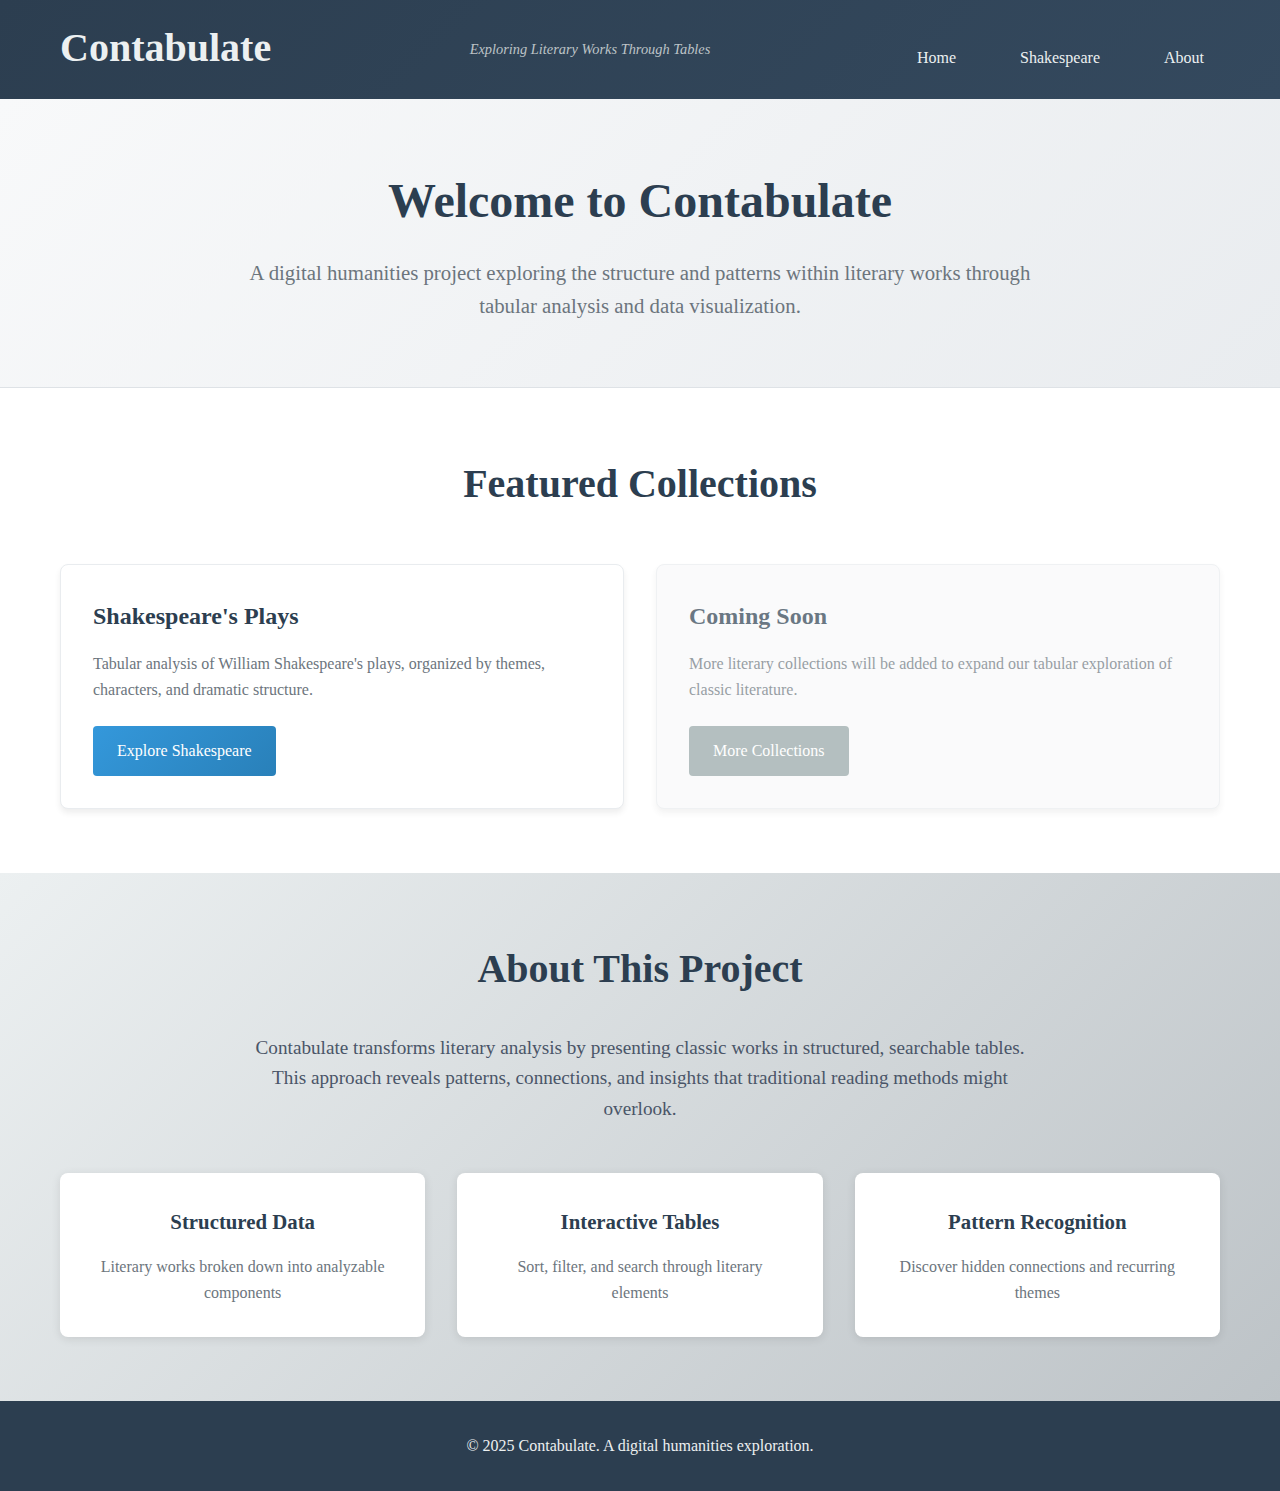
<file: index.html>
<!DOCTYPE html>
<html lang="en">
<head>
    <meta charset="UTF-8">
    <meta name="viewport" content="width=device-width, initial-scale=1.0">
    <title>Contabulate - Literary Works in Tables</title>
    <meta name="description" content="Explore literary works through structured tables and data visualization">
    <link rel="stylesheet" href="css/style.css">
</head>
<body>
    <header>
        <nav class="navbar">
            <div class="nav-container">
                <h1 class="site-title">Contabulate</h1>
                <p class="site-subtitle">Exploring Literary Works Through Tables</p>
                <ul class="nav-menu">
                    <li><a href="#home">Home</a></li>
                    <li><a href="shakespeare/">Shakespeare</a></li>
                    <li><a href="#about">About</a></li>
                </ul>
            </div>
        </nav>
    </header>

    <main>
        <section id="home" class="hero">
            <div class="container">
                <h2>Welcome to Contabulate</h2>
                <p class="lead">A digital humanities project exploring the structure and patterns within literary works through tabular analysis and data visualization.</p>
            </div>
        </section>

        <section class="featured-works">
            <div class="container">
                <h3>Featured Collections</h3>
                <div class="work-grid">
                    <div class="work-card">
                        <h4>Shakespeare's Plays</h4>
                        <p>Tabular analysis of William Shakespeare's plays, organized by themes, characters, and dramatic structure.</p>
                        <a href="shakespeare/" class="btn">Explore Shakespeare</a>
                    </div>
                    <div class="work-card placeholder">
                        <h4>Coming Soon</h4>
                        <p>More literary collections will be added to expand our tabular exploration of classic literature.</p>
                        <span class="btn disabled">More Collections</span>
                    </div>
                </div>
            </div>
        </section>

        <section id="about" class="about">
            <div class="container">
                <h3>About This Project</h3>
                <p>Contabulate transforms literary analysis by presenting classic works in structured, searchable tables. This approach reveals patterns, connections, and insights that traditional reading methods might overlook.</p>
                
                <div class="features">
                    <div class="feature">
                        <h4>Structured Data</h4>
                        <p>Literary works broken down into analyzable components</p>
                    </div>
                    <div class="feature">
                        <h4>Interactive Tables</h4>
                        <p>Sort, filter, and search through literary elements</p>
                    </div>
                    <div class="feature">
                        <h4>Pattern Recognition</h4>
                        <p>Discover hidden connections and recurring themes</p>
                    </div>
                </div>
            </div>
        </section>
    </main>

    <footer>
        <div class="container">
            <p>&copy; 2025 Contabulate. A digital humanities exploration.</p>
        </div>
    </footer>
</body>
</html>
</file>
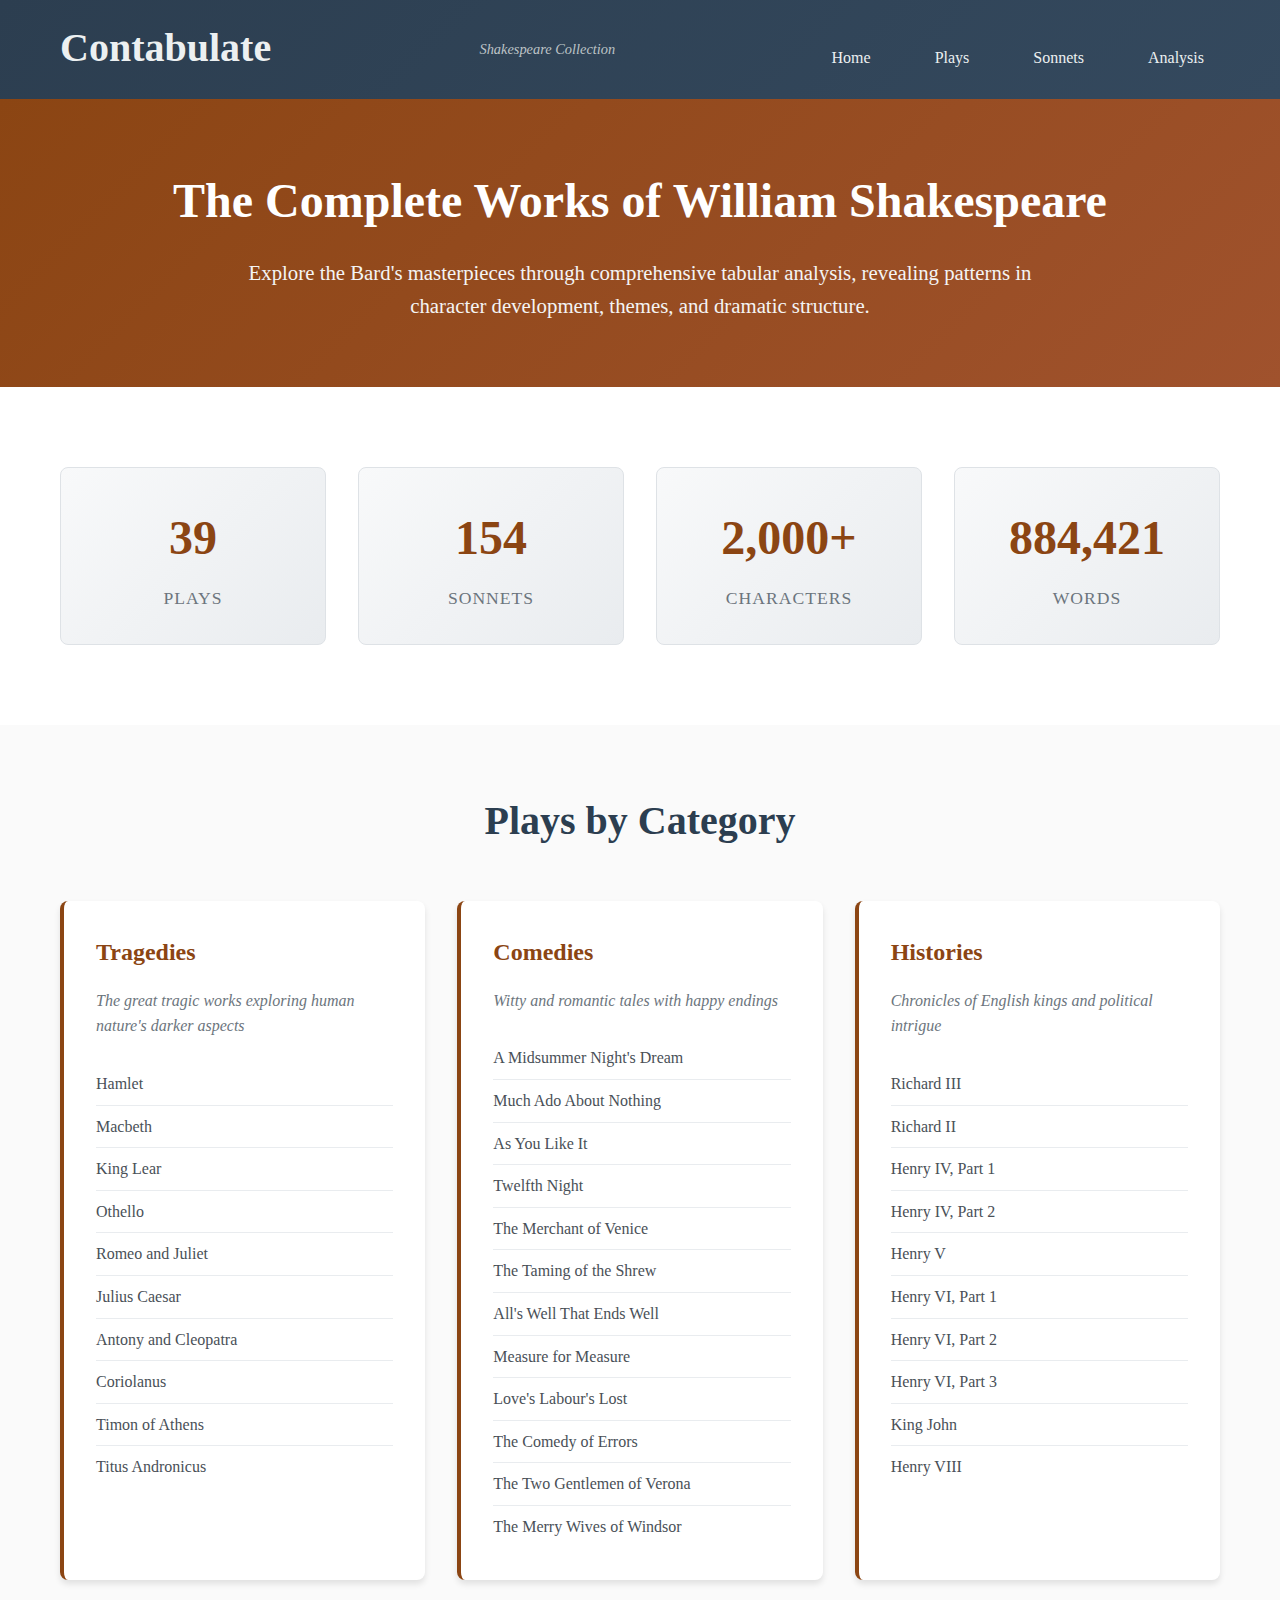
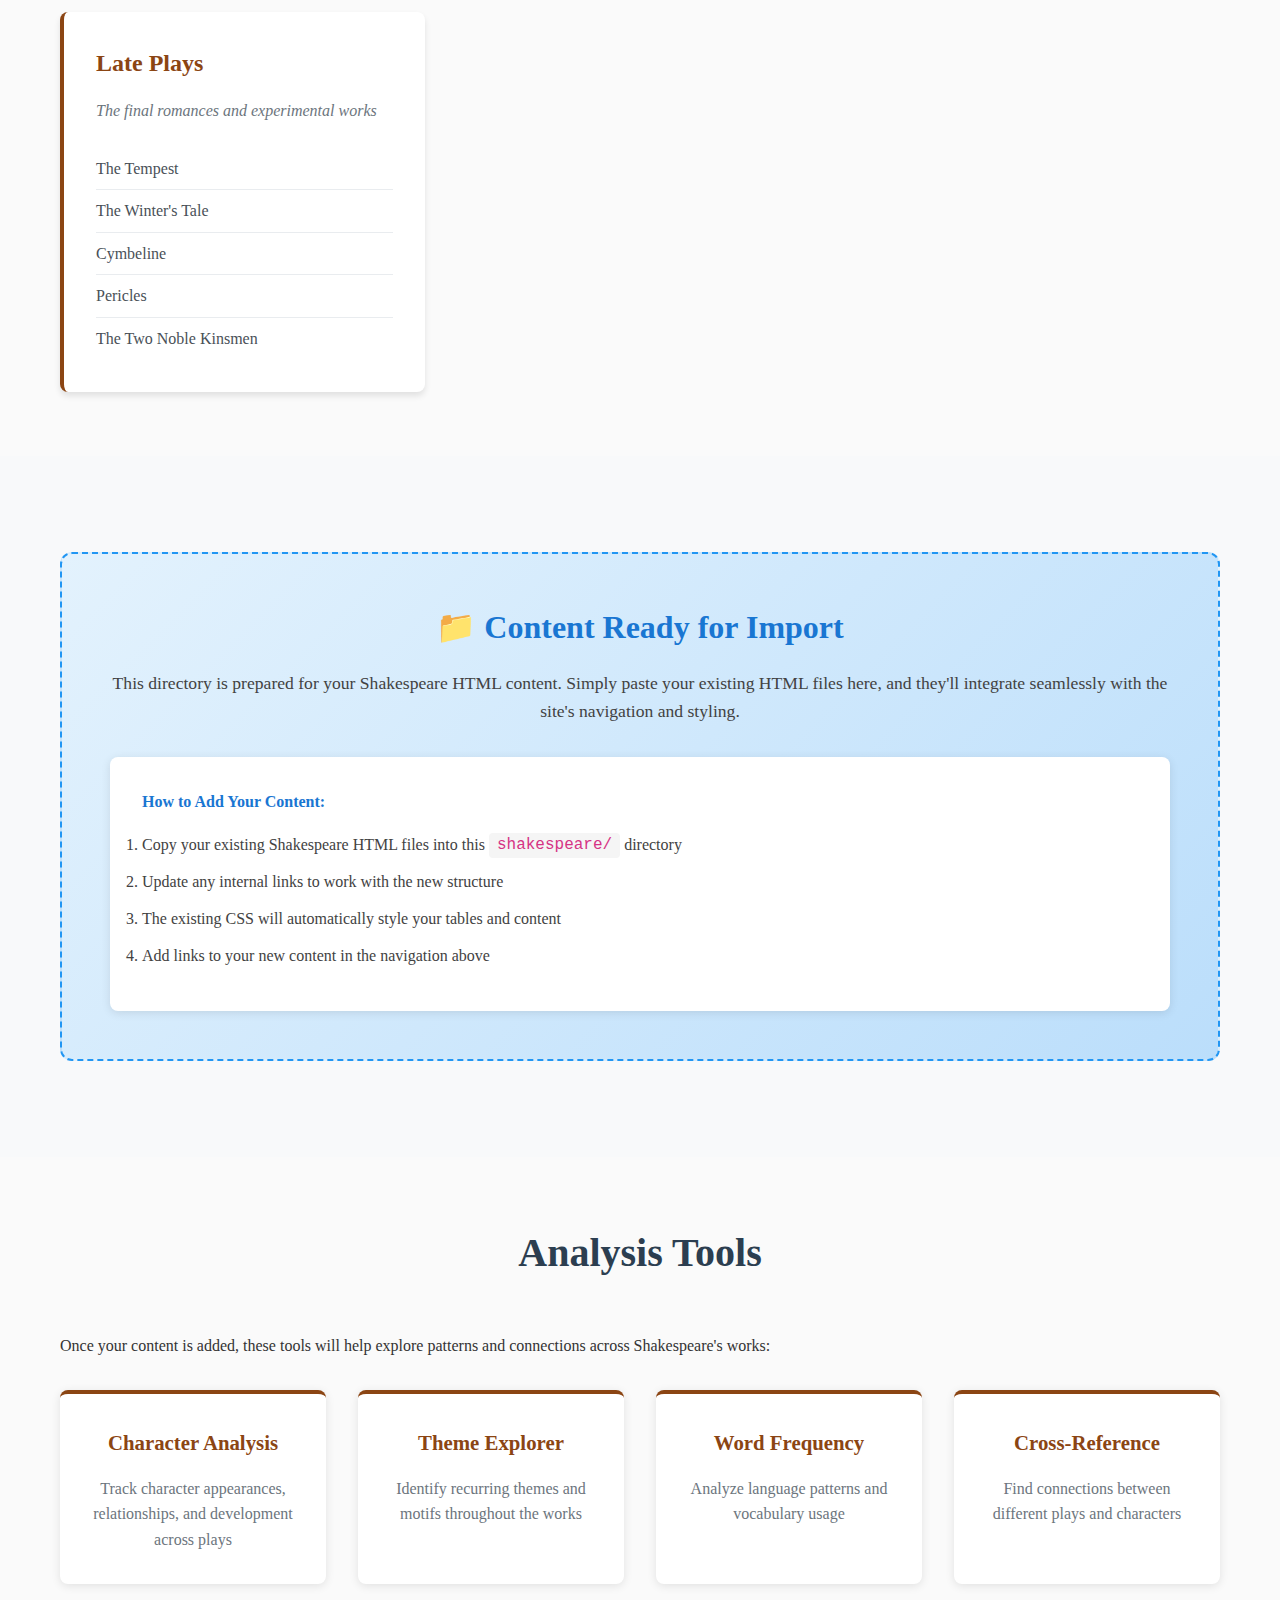
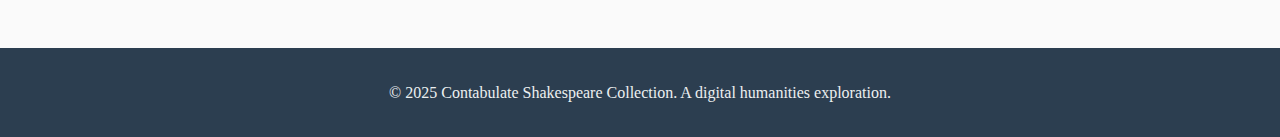
<file: shakespeare/index 2.html>
<!DOCTYPE html>
<html lang="en">
<head>
    <meta charset="UTF-8">
    <meta name="viewport" content="width=device-width, initial-scale=1.0">
    <title>Shakespeare - Contabulate</title>
    <meta name="description" content="Explore Shakespeare's complete works through structured tables and analysis">
    <link rel="stylesheet" href="../css/style.css">
    <link rel="stylesheet" href="shakespeare.css">
</head>
<body>
    <header>
        <nav class="navbar">
            <div class="nav-container">
                <h1 class="site-title"><a href="../">Contabulate</a></h1>
                <p class="site-subtitle">Shakespeare Collection</p>
                <ul class="nav-menu">
                    <li><a href="../">Home</a></li>
                    <li><a href="#plays">Plays</a></li>
                    <li><a href="#sonnets">Sonnets</a></li>
                    <li><a href="#analysis">Analysis</a></li>
                </ul>
            </div>
        </nav>
    </header>

    <main>
        <section class="shakespeare-hero">
            <div class="container">
                <h2>The Complete Works of William Shakespeare</h2>
                <p class="lead">Explore the Bard's masterpieces through comprehensive tabular analysis, revealing patterns in character development, themes, and dramatic structure.</p>
            </div>
        </section>

        <section class="works-overview">
            <div class="container">
                <div class="stats-grid">
                    <div class="stat-card">
                        <h3>39</h3>
                        <p>Plays</p>
                    </div>
                    <div class="stat-card">
                        <h3>154</h3>
                        <p>Sonnets</p>
                    </div>
                    <div class="stat-card">
                        <h3>2,000+</h3>
                        <p>Characters</p>
                    </div>
                    <div class="stat-card">
                        <h3>884,421</h3>
                        <p>Words</p>
                    </div>
                </div>
            </div>
        </section>

        <section id="plays" class="content-section">
            <div class="container">
                <h3>Plays by Category</h3>
                <div class="category-grid">
                    <div class="category-card">
                        <h4>Tragedies</h4>
                        <p>The great tragic works exploring human nature's darker aspects</p>
                        <ul class="play-list">
                            <li>Hamlet</li>
                            <li>Macbeth</li>
                            <li>King Lear</li>
                            <li>Othello</li>
                            <li>Romeo and Juliet</li>
                            <li>Julius Caesar</li>
                            <li>Antony and Cleopatra</li>
                            <li>Coriolanus</li>
                            <li>Timon of Athens</li>
                            <li>Titus Andronicus</li>
                        </ul>
                    </div>
                    
                    <div class="category-card">
                        <h4>Comedies</h4>
                        <p>Witty and romantic tales with happy endings</p>
                        <ul class="play-list">
                            <li>A Midsummer Night's Dream</li>
                            <li>Much Ado About Nothing</li>
                            <li>As You Like It</li>
                            <li>Twelfth Night</li>
                            <li>The Merchant of Venice</li>
                            <li>The Taming of the Shrew</li>
                            <li>All's Well That Ends Well</li>
                            <li>Measure for Measure</li>
                            <li>Love's Labour's Lost</li>
                            <li>The Comedy of Errors</li>
                            <li>The Two Gentlemen of Verona</li>
                            <li>The Merry Wives of Windsor</li>
                        </ul>
                    </div>
                    
                    <div class="category-card">
                        <h4>Histories</h4>
                        <p>Chronicles of English kings and political intrigue</p>
                        <ul class="play-list">
                            <li>Richard III</li>
                            <li>Richard II</li>
                            <li>Henry IV, Part 1</li>
                            <li>Henry IV, Part 2</li>
                            <li>Henry V</li>
                            <li>Henry VI, Part 1</li>
                            <li>Henry VI, Part 2</li>
                            <li>Henry VI, Part 3</li>
                            <li>King John</li>
                            <li>Henry VIII</li>
                        </ul>
                    </div>
                    
                    <div class="category-card">
                        <h4>Late Plays</h4>
                        <p>The final romances and experimental works</p>
                        <ul class="play-list">
                            <li>The Tempest</li>
                            <li>The Winter's Tale</li>
                            <li>Cymbeline</li>
                            <li>Pericles</li>
                            <li>The Two Noble Kinsmen</li>
                        </ul>
                    </div>
                </div>
            </div>
        </section>

        <section id="content-placeholder" class="content-section">
            <div class="container">
                <div class="placeholder-notice">
                    <h3>📁 Content Ready for Import</h3>
                    <p>This directory is prepared for your Shakespeare HTML content. Simply paste your existing HTML files here, and they'll integrate seamlessly with the site's navigation and styling.</p>
                    
                    <div class="import-instructions">
                        <h4>How to Add Your Content:</h4>
                        <ol>
                            <li>Copy your existing Shakespeare HTML files into this <code>shakespeare/</code> directory</li>
                            <li>Update any internal links to work with the new structure</li>
                            <li>The existing CSS will automatically style your tables and content</li>
                            <li>Add links to your new content in the navigation above</li>
                        </ol>
                    </div>
                </div>
            </div>
        </section>

        <section id="analysis" class="content-section">
            <div class="container">
                <h3>Analysis Tools</h3>
                <p>Once your content is added, these tools will help explore patterns and connections across Shakespeare's works:</p>
                
                <div class="tool-grid">
                    <div class="tool-card">
                        <h4>Character Analysis</h4>
                        <p>Track character appearances, relationships, and development across plays</p>
                    </div>
                    <div class="tool-card">
                        <h4>Theme Explorer</h4>
                        <p>Identify recurring themes and motifs throughout the works</p>
                    </div>
                    <div class="tool-card">
                        <h4>Word Frequency</h4>
                        <p>Analyze language patterns and vocabulary usage</p>
                    </div>
                    <div class="tool-card">
                        <h4>Cross-Reference</h4>
                        <p>Find connections between different plays and characters</p>
                    </div>
                </div>
            </div>
        </section>
    </main>

    <footer>
        <div class="container">
            <p>&copy; 2025 Contabulate Shakespeare Collection. A digital humanities exploration.</p>
        </div>
    </footer>
</body>
</html>
</file>
<file: shakespeare/shakespeare.css>
/* Shakespeare-specific styles */

.site-title a {
    color: inherit;
    text-decoration: none;
}

.site-title a:hover {
    color: #3498db;
}

.shakespeare-hero {
    background: linear-gradient(135deg, #8b4513, #a0522d);
    color: white;
    padding: 4rem 0;
    text-align: center;
}

.shakespeare-hero h2 {
    font-size: 3rem;
    margin-bottom: 1rem;
    color: white;
}

.shakespeare-hero .lead {
    color: #f4f4f4;
}

/* Statistics Grid */
.works-overview {
    padding: 3rem 0;
    background: white;
}

.stats-grid {
    display: grid;
    grid-template-columns: repeat(auto-fit, minmax(200px, 1fr));
    gap: 2rem;
    margin: 2rem 0;
}

.stat-card {
    text-align: center;
    padding: 2rem;
    background: linear-gradient(135deg, #f8f9fa, #e9ecef);
    border-radius: 8px;
    border: 1px solid #dee2e6;
}

.stat-card h3 {
    font-size: 3rem;
    color: #8b4513;
    margin-bottom: 0.5rem;
    font-weight: bold;
}

.stat-card p {
    font-size: 1.1rem;
    color: #6c757d;
    text-transform: uppercase;
    letter-spacing: 1px;
}

/* Content Sections */
.content-section {
    padding: 4rem 0;
}

.content-section:nth-child(even) {
    background: #f8f9fa;
}

.content-section h3 {
    font-size: 2.5rem;
    text-align: center;
    margin-bottom: 3rem;
    color: #2c3e50;
}

/* Category Grid for Plays */
.category-grid {
    display: grid;
    grid-template-columns: repeat(auto-fit, minmax(300px, 1fr));
    gap: 2rem;
    margin-top: 3rem;
}

.category-card {
    background: white;
    padding: 2rem;
    border-radius: 8px;
    box-shadow: 0 4px 6px rgba(0,0,0,0.1);
    border-left: 4px solid #8b4513;
}

.category-card h4 {
    font-size: 1.5rem;
    margin-bottom: 1rem;
    color: #8b4513;
}

.category-card p {
    color: #6c757d;
    margin-bottom: 1.5rem;
    font-style: italic;
}

.play-list {
    list-style: none;
    padding: 0;
}

.play-list li {
    padding: 0.5rem 0;
    border-bottom: 1px solid #e9ecef;
    color: #495057;
    transition: color 0.3s ease;
}

.play-list li:last-child {
    border-bottom: none;
}

.play-list li:hover {
    color: #8b4513;
    cursor: pointer;
}

/* Placeholder Notice */
.placeholder-notice {
    text-align: center;
    background: linear-gradient(135deg, #e3f2fd, #bbdefb);
    padding: 3rem;
    border-radius: 12px;
    border: 2px dashed #2196f3;
    margin: 2rem 0;
}

.placeholder-notice h3 {
    color: #1976d2;
    margin-bottom: 1rem;
    font-size: 2rem;
}

.placeholder-notice p {
    color: #424242;
    font-size: 1.1rem;
    margin-bottom: 2rem;
}

.import-instructions {
    background: white;
    padding: 2rem;
    border-radius: 8px;
    text-align: left;
    margin-top: 2rem;
    box-shadow: 0 2px 10px rgba(0,0,0,0.1);
}

.import-instructions h4 {
    color: #1976d2;
    margin-bottom: 1rem;
}

.import-instructions ol {
    color: #424242;
    line-height: 1.8;
}

.import-instructions li {
    margin-bottom: 0.5rem;
}

.import-instructions code {
    background: #f5f5f5;
    padding: 0.2rem 0.5rem;
    border-radius: 4px;
    font-family: 'Monaco', 'Menlo', monospace;
    color: #d63384;
}

/* Tool Grid */
.tool-grid {
    display: grid;
    grid-template-columns: repeat(auto-fit, minmax(250px, 1fr));
    gap: 2rem;
    margin-top: 2rem;
}

.tool-card {
    background: white;
    padding: 2rem;
    border-radius: 8px;
    box-shadow: 0 2px 10px rgba(0,0,0,0.1);
    text-align: center;
    border-top: 4px solid #8b4513;
    transition: transform 0.3s ease;
}

.tool-card:hover {
    transform: translateY(-5px);
}

.tool-card h4 {
    color: #8b4513;
    margin-bottom: 1rem;
    font-size: 1.3rem;
}

.tool-card p {
    color: #6c757d;
}

/* Enhanced Table Styles for Shakespeare Content */
.shakespeare-table {
    width: 100%;
    border-collapse: collapse;
    margin: 2rem 0;
    background: white;
    box-shadow: 0 4px 12px rgba(0,0,0,0.1);
    border-radius: 8px;
    overflow: hidden;
}

.shakespeare-table th {
    background: linear-gradient(135deg, #8b4513, #a0522d);
    color: white;
    padding: 1rem;
    text-align: left;
    font-weight: 600;
    position: sticky;
    top: 0;
}

.shakespeare-table td {
    padding: 1rem;
    border-bottom: 1px solid #e9ecef;
    vertical-align: top;
}

.shakespeare-table tr:hover {
    background-color: #fff8f0;
}

.shakespeare-table .play-title {
    font-weight: bold;
    color: #8b4513;
}

.shakespeare-table .character-name {
    font-weight: 600;
    color: #2c3e50;
}

.shakespeare-table .act-scene {
    font-family: monospace;
    color: #6c757d;
    font-size: 0.9rem;
}

/* Responsive adjustments */
@media (max-width: 768px) {
    .shakespeare-hero h2 {
        font-size: 2rem;
    }
    
    .stats-grid {
        grid-template-columns: repeat(2, 1fr);
    }
    
    .category-grid {
        grid-template-columns: 1fr;
    }
    
    .stat-card h3 {
        font-size: 2rem;
    }
    
    .placeholder-notice {
        padding: 2rem 1rem;
    }
}

@media (max-width: 480px) {
    .stats-grid {
        grid-template-columns: 1fr;
    }
    
    .tool-grid {
        grid-template-columns: 1fr;
    }
}
</file>
<file: css/style.css>
/* Reset and Base Styles */
* {
    margin: 0;
    padding: 0;
    box-sizing: border-box;
}

body {
    font-family: 'Georgia', 'Times New Roman', serif;
    line-height: 1.6;
    color: #333;
    background-color: #fafafa;
}

.container {
    max-width: 1200px;
    margin: 0 auto;
    padding: 0 20px;
}

/* Header and Navigation */
.navbar {
    background: linear-gradient(135deg, #2c3e50, #34495e);
    color: white;
    padding: 1rem 0;
    box-shadow: 0 2px 10px rgba(0,0,0,0.1);
}

.nav-container {
    max-width: 1200px;
    margin: 0 auto;
    padding: 0 20px;
    display: flex;
    justify-content: space-between;
    align-items: center;
    flex-wrap: wrap;
}

.site-title {
    font-size: 2.5rem;
    font-weight: bold;
    margin-bottom: 0.2rem;
    color: #ecf0f1;
}

.site-subtitle {
    font-size: 0.9rem;
    color: #bdc3c7;
    font-style: italic;
    margin-left: 0.5rem;
}

.nav-menu {
    display: flex;
    list-style: none;
    gap: 2rem;
    margin-top: 1rem;
}

.nav-menu a {
    color: #ecf0f1;
    text-decoration: none;
    font-weight: 500;
    transition: color 0.3s ease;
    padding: 0.5rem 1rem;
    border-radius: 4px;
}

.nav-menu a:hover {
    color: #3498db;
    background-color: rgba(255,255,255,0.1);
}

/* Main Content */
main {
    min-height: calc(100vh - 120px);
}

.hero {
    background: linear-gradient(135deg, #f8f9fa, #e9ecef);
    padding: 4rem 0;
    text-align: center;
    border-bottom: 1px solid #dee2e6;
}

.hero h2 {
    font-size: 3rem;
    margin-bottom: 1rem;
    color: #2c3e50;
}

.lead {
    font-size: 1.3rem;
    color: #6c757d;
    max-width: 800px;
    margin: 0 auto;
}

/* Featured Works Section */
.featured-works {
    padding: 4rem 0;
    background-color: white;
}

.featured-works h3 {
    text-align: center;
    font-size: 2.5rem;
    margin-bottom: 3rem;
    color: #2c3e50;
}

.work-grid {
    display: grid;
    grid-template-columns: repeat(auto-fit, minmax(350px, 1fr));
    gap: 2rem;
    margin-top: 2rem;
}

.work-card {
    background: #fff;
    border: 1px solid #e9ecef;
    border-radius: 8px;
    padding: 2rem;
    box-shadow: 0 4px 6px rgba(0,0,0,0.07);
    transition: transform 0.3s ease, box-shadow 0.3s ease;
}

.work-card:hover:not(.placeholder) {
    transform: translateY(-5px);
    box-shadow: 0 8px 25px rgba(0,0,0,0.15);
}

.work-card.placeholder {
    opacity: 0.7;
    background: #f8f9fa;
}

.work-card h4 {
    font-size: 1.5rem;
    margin-bottom: 1rem;
    color: #2c3e50;
}

.work-card p {
    color: #6c757d;
    margin-bottom: 1.5rem;
}

/* Buttons */
.btn {
    display: inline-block;
    padding: 0.75rem 1.5rem;
    background: linear-gradient(135deg, #3498db, #2980b9);
    color: white;
    text-decoration: none;
    border-radius: 4px;
    font-weight: 500;
    transition: all 0.3s ease;
    border: none;
    cursor: pointer;
}

.btn:hover {
    transform: translateY(-2px);
    box-shadow: 0 4px 12px rgba(52, 152, 219, 0.3);
}

.btn.disabled {
    background: #95a5a6;
    cursor: not-allowed;
    transform: none;
    box-shadow: none;
}

/* About Section */
.about {
    padding: 4rem 0;
    background: linear-gradient(135deg, #ecf0f1, #bdc3c7);
}

.about h3 {
    text-align: center;
    font-size: 2.5rem;
    margin-bottom: 2rem;
    color: #2c3e50;
}

.about > .container > p {
    font-size: 1.2rem;
    text-align: center;
    max-width: 800px;
    margin: 0 auto 3rem;
    color: #4a5568;
}

.features {
    display: grid;
    grid-template-columns: repeat(auto-fit, minmax(250px, 1fr));
    gap: 2rem;
    margin-top: 2rem;
}

.feature {
    background: white;
    padding: 2rem;
    border-radius: 8px;
    text-align: center;
    box-shadow: 0 2px 10px rgba(0,0,0,0.1);
}

.feature h4 {
    font-size: 1.3rem;
    margin-bottom: 1rem;
    color: #2c3e50;
}

.feature p {
    color: #6c757d;
}

/* Table Styles (for future literary data) */
.data-table {
    width: 100%;
    border-collapse: collapse;
    margin: 2rem 0;
    background: white;
    box-shadow: 0 2px 10px rgba(0,0,0,0.1);
    border-radius: 8px;
    overflow: hidden;
}

.data-table th,
.data-table td {
    padding: 1rem;
    text-align: left;
    border-bottom: 1px solid #e9ecef;
}

.data-table th {
    background: linear-gradient(135deg, #34495e, #2c3e50);
    color: white;
    font-weight: 600;
    position: sticky;
    top: 0;
}

.data-table tr:hover {
    background-color: #f8f9fa;
}

.data-table tr:last-child td {
    border-bottom: none;
}

/* Footer */
footer {
    background: #2c3e50;
    color: #ecf0f1;
    text-align: center;
    padding: 2rem 0;
}

/* Responsive Design */
@media (max-width: 768px) {
    .nav-container {
        flex-direction: column;
        text-align: center;
    }
    
    .nav-menu {
        margin-top: 1rem;
        flex-wrap: wrap;
        justify-content: center;
    }
    
    .hero h2 {
        font-size: 2rem;
    }
    
    .lead {
        font-size: 1.1rem;
    }
    
    .work-grid {
        grid-template-columns: 1fr;
    }
    
    .site-title {
        font-size: 2rem;
    }
}

@media (max-width: 480px) {
    .container {
        padding: 0 15px;
    }
    
    .hero {
        padding: 2rem 0;
    }
    
    .featured-works,
    .about {
        padding: 2rem 0;
    }
}
</file>
